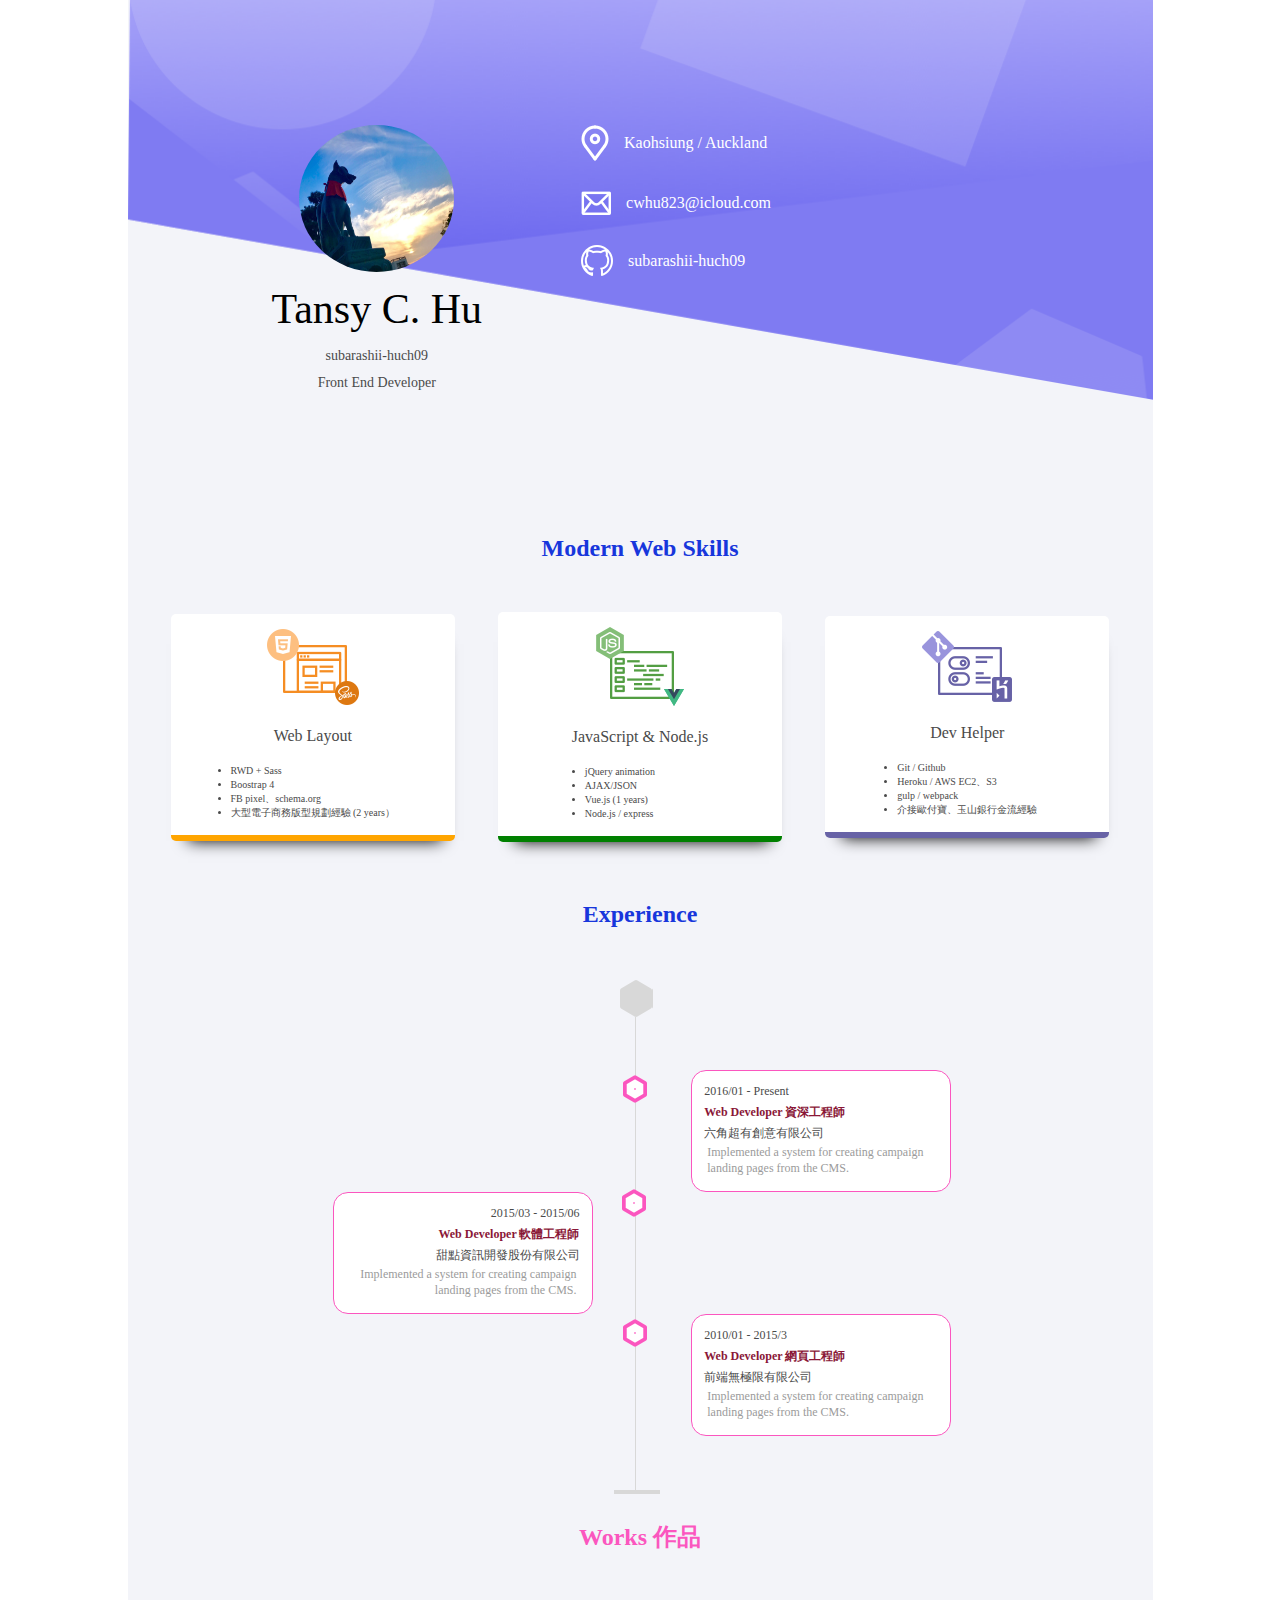
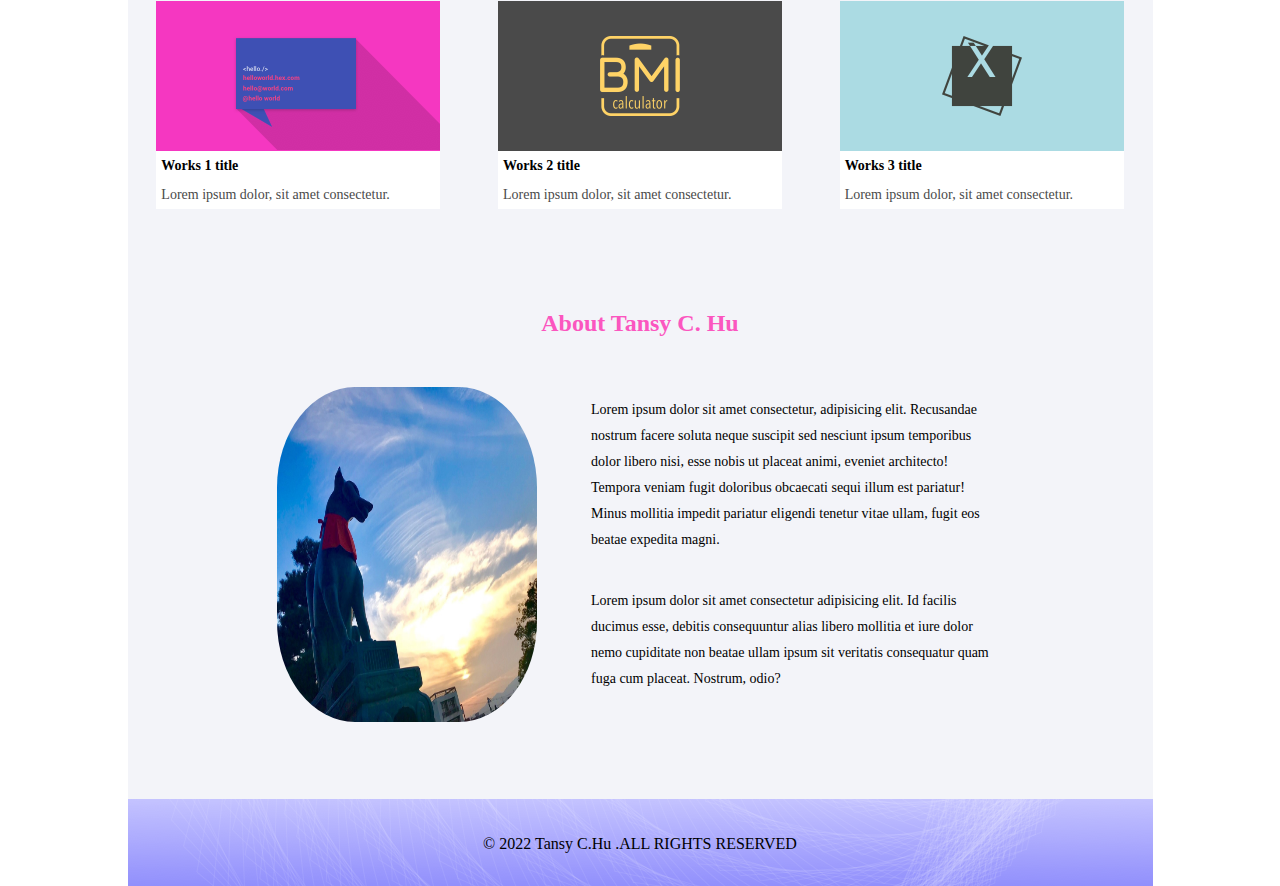
<file: index.html>
<!DOCTYPE html>
<html lang="en">

<head>
  <meta charset="UTF-8">
  <meta name="viewport" content="width=device-width, initial-scale=1.0">
  <meta http-equiv="X-UA-Compatible" content="ie=edge">
  <meta name='description' content='CV,履歷表' />
  <meta name= "keywords" content = " HTML, CSS, Resume">
  <meta name =" author" content =" Tansy C. Hu">
  <meta http-equiv ="refresh" content ="45">
  
  <title>Resume - Tansy C. Hu </title>

  <link rel="shortcut icon" href="./assets/images/favicon_io (1)/favicon.ico">
  <link rel="stylesheet" href="./assets/style/all.css">

</head>

<body>
 <div class="wrap">
  <header class="header">
    <div class="header-profile">
      <img class="header-profile-image" src="./assets/images/Tansy.JPG" alt="profile-image">
      <h1 class="header-profile-name">Tansy C. Hu</h1>
      <h4>subarashii-huch09</h4>
      <h3>Front End Developer</h3>
    </div>
    <ul class="header-contact">
      <li>
        <img class="icon" src="./assets/images/Icon-location.png" alt="Icon-location">
        <a href="#">Kaohsiung / Auckland </a>
      </li>
      
      <li>
        <img class="icon" src="./assets/images/Icon-mail.png" alt="Icon-mail">
        <a href="mailto:cwhu823@icloud.com">cwhu823@icloud.com </a>
      </li>

      <li>
        <img class="icon" src="./assets/images/icon-github.png" alt="icon-github">
        <a href="wwww.https://github.com/subarashii-huch09" target ="_blank">subarashii-huch09 </a>
      </li>
    </ul>
  </header>
  

  
<!-- Modern Web Skills -->
<section class="skill-section">
  <h2 class="section-title">Modern Web Skills</h2>
  <ul class="skill-set">
    <li class="skill-set-list">
      <a class="skill-icon" href="./assets/images/img-skill-icon-1.png"
        ><img src="./assets/images/img-skill-icon-1.png" alt="skill-icon-1"
      /></a>
      <h3 class="skill-name">Web Layout</h3>
      <ul class="skill-set-list-detail">
        <li>RWD + Sass</li>
        <li>Boostrap 4</li>
        <li>FB pixel、schema.org</li>
        <li>大型電子商務版型規劃經驗 (2 years）</li>
      </ul>
    </li>

    
    <li class="skill-set-list">
      <a class="skill-icon" href="./assets/images/img-skill-icon-2.png"
        ><img src="./assets/images/img-skill-icon-2.png" alt="skill-icon-2"
      /></a>
      <h3 class="skill-name">JavaScript & Node.js</h3>
      <ul class="skill-set-list-detail">
        <li>jQuery animation</li>
        <li>AJAX/JSON</li>
        <li>Vue.js (1 years)</li>
        <li>Node.js / express</li>
      </ul>
    </li>

    <li class="skill-set-list">
      <a class="skill-icon" href="./assets/images/img-skill-icon-3.png"
        ><img src="./assets/images/img-skill-icon-3.png" alt="skill-icon-3"
      /></a>
      <h3 class="skill-name">Dev Helper</h3>
      <ul class="skill-set-list-detail">
        <li>Git / Github</li>
        <li>Heroku / AWS EC2、S3</li>
        <li>gulp / webpack</li>
        <li>介接歐付寶、玉山銀行金流經驗</li>
      </ul>
    </li>
  </ul>
</section>

<!-- Experience -->
<section class="exp-section">
  <h2 class="section-title">Experience</h2>
  <div class="timeline-container">
    <div class="timeline-content right">
      <h4>2016/01 - Present</h4>
      <h3>Web Developer 資深工程師</h3>
      <span>六角超有創意有限公司</span>
      <p>
        Implemented a system for creating campaign landing pages from the CMS.
      </p>
    </div>
    <div class="timeline-content left">
      <h4>2015/03 - 2015/06</h4>
      <h3>Web Developer 軟體工程師</h3>
      <span>甜點資訊開發股份有限公司</span>
      <p>
        Implemented a system for creating campaign landing pages from the CMS.
      </p>
    </div>
    <div class="timeline-content right">
      <h4>2010/01 - 2015/3</h4>
      <h3>Web Developer 網頁工程師</h3>
      <span>前端無極限有限公司</span>
      <p>
        Implemented a system for creating campaign landing pages from the CMS.
      </p>
    </div>
  </div>
  <div class="end-timeline"></div>
</section>

<!-- Works  -->

<section class="work-section">
  <h2 class="section-title">Works 作品</h2>
  <ul class="work-list">
    <li>
      <a
        class="work-image work-bg-color-1"
        href="./assets/images/logo-work-1.png"
        ><img
          class="work1"
          src="./assets/images/logo-work-1.png"
          alt="logo-work-1"
        />
      </a>
      <div class="work-info">
        <h4>Works 1 title</h4>
        <p>Lorem ipsum dolor, sit amet consectetur.</p>
      </div>
    </li>

    <li>
      <a
        class="work-image work-bg-color-2"
        href="./assets/images/logo-work-2.png"
      >
        <img src="./assets/images/logo-work-2.png" alt="logo-work-2" />
      </a>
      <div class="work-info">
        <h4>Works 2 title</h4>
        <p>Lorem ipsum dolor, sit amet consectetur.</p>
      </div>
    </li>

    <li>
      <a
        class="work-image work-bg-color-3"
        href="./assets/images/logo-work-3.png"
        ><img
          class="work3"
          src="./assets/images/logo-work-3.png"
          alt="logo-work-3"
        />
      </a>
      <div class="work-info">
        <h4>Works 3 title</h4>
        <p>Lorem ipsum dolor, sit amet consectetur.</p>
      </div>
    </li>
  </ul>
</section>

<section class="about-section">
  <h2 class="section-title">About Tansy C. Hu</h2>
  <ul class="about-info">
    <li>
      <img src="./assets/images/Tansy.JPG" alt="about-image" />
    </li>
    <li>
      <p>
        Lorem ipsum dolor sit amet consectetur, adipisicing elit. Recusandae
        nostrum facere soluta neque suscipit sed nesciunt ipsum temporibus dolor
        libero nisi, esse nobis ut placeat animi, eveniet architecto! Tempora
        veniam fugit doloribus obcaecati sequi illum est pariatur! Minus
        mollitia impedit pariatur eligendi tenetur vitae ullam, fugit eos beatae
        expedita magni.
      </p>
      <p>
        Lorem ipsum dolor sit amet consectetur adipisicing elit. Id facilis
        ducimus esse, debitis consequuntur alias libero mollitia et iure dolor
        nemo cupiditate non beatae ullam ipsum sit veritatis consequatur quam
        fuga cum placeat. Nostrum, odio?
      </p>
    </li>
  </ul>
</section>


  <footer class="footer">
    <p class="footer-copyright">© 2022 Tansy C.Hu .ALL RIGHTS RESERVED</p>
  </footer>
  </div>

  <script src="./assets/js/vendors.js"></script>
  <script src="./assets/js/all.js"></script>
</body>

</html>
</file>
<file: assets/style/all.css>
@charset "UTF-8";
/* http://meyerweb.com/eric/tools/css/reset/
v2.0 | 20110126
License: none (public domain)
*/
html, body, div, span, applet, object, iframe,
h1, h2, h3, h4, h5, h6, p, blockquote, pre,
a, abbr, acronym, address, big, cite, code,
del, dfn, em, img, ins, kbd, q, s, samp,
small, strike, strong, sub, sup, tt, var,
b, u, i, center,
dl, dt, dd, ol, ul, li,
fieldset, form, label, legend,
table, caption, tbody, tfoot, thead, tr, th, td,
article, aside, canvas, details, embed,
figure, figcaption, footer, header, hgroup,
menu, nav, output, ruby, section, summary,
time, mark, audio, video {
  margin: 0;
  padding: 0;
  border: 0;
  font-size: 100%;
  font: inherit;
  vertical-align: baseline; }

/* HTML5 display-role reset for older browsers */
article, aside, details, figcaption, figure,
footer, header, hgroup, menu, nav, section {
  display: block; }

body {
  line-height: 1; }

ol, ul {
  list-style: none; }

blockquote, q {
  quotes: none; }

blockquote:before, blockquote:after,
q:before, q:after {
  content: '';
  content: none; }

table {
  border-collapse: collapse;
  border-spacing: 0; }

*, *::after, *::before {
  -webkit-box-sizing: border-box;
          box-sizing: border-box; }
  * body, *::after body, *::before body {
    font-family: 'Microsoft JhengHei', "微軟正黑體",'Times New Roman', sans-serif;
    font-size: 18px;
    line-height: 24px;
    color: #000000; }

a {
  text-decoration: none; }

.wrap {
  width: 1025px;
  margin: 0 auto;
  background-color: rgba(19, 40, 145, 0.05); }

.header {
  padding-top: 125px;
  padding-left: 135px;
  margin-bottom: 132px;
  height: 400px;
  background-image: url(../images/img-headerShape.png);
  background-size: cover;
  display: -webkit-box;
  display: -ms-flexbox;
  display: flex; }

.header-profile {
  display: -webkit-box;
  display: -ms-flexbox;
  display: flex;
  -webkit-box-orient: vertical;
  -webkit-box-direction: normal;
      -ms-flex-direction: column;
          flex-direction: column;
  -webkit-box-align: center;
      -ms-flex-align: center;
          align-items: center; }
  .header-profile .header-profile-image {
    height: 165px;
    width: 155px;
    border-radius: 50%; }
  .header-profile .header-profile-name {
    padding: 9px;
    font-size: 42px;
    line-height: 56px; }
  .header-profile h4, .header-profile h3 {
    font-size: 14px;
    line-height: 19px;
    color: #4A4A4A;
    margin-bottom: 8px; }

.header-contact {
  margin-left: 90px; }
  .header-contact li {
    margin-bottom: 30px;
    display: -webkit-box;
    display: -ms-flexbox;
    display: flex;
    -webkit-box-align: center;
        -ms-flex-align: center;
            align-items: center;
    -webkit-box-pack: start;
        -ms-flex-pack: start;
            justify-content: flex-start; }
    .header-contact li a {
      color: #FFFFFF;
      padding-left: 15px; }
      .header-contact li a:hover {
        color: orange; }

.footer {
  background-image: url(../images/img-Looper-bg.png);
  padding-top: 34px;
  padding-bottom: 32px; }
  .footer .footer-copyright {
    font-size: 16px;
    line-height: 21px;
    text-align: center; }

.section-title {
  color: #1736DC;
  font-size: 24px;
  line-height: 32px;
  font-weight: bold;
  text-align: center;
  margin-bottom: 48px; }

.skill-section {
  margin-bottom: 56px; }

.skill-set {
  display: -webkit-box;
  display: -ms-flexbox;
  display: flex;
  -webkit-box-pack: space-evenly;
      -ms-flex-pack: space-evenly;
          justify-content: space-evenly;
  -webkit-box-align: center;
      -ms-flex-align: center;
          align-items: center; }

.skill-set-list {
  display: -webkit-box;
  display: -ms-flexbox;
  display: flex;
  -webkit-box-orient: vertical;
  -webkit-box-direction: normal;
      -ms-flex-direction: column;
          flex-direction: column;
  -webkit-box-align: center;
      -ms-flex-align: center;
          align-items: center;
  padding: 15px;
  background-color: #FFFFFF;
  width: 284px;
  -webkit-box-shadow: 2px 15px 15px -15px;
          box-shadow: 2px 15px 15px -15px;
  border-radius: 5px; }
  .skill-set-list:nth-child(1) {
    border-bottom: 6px solid orange; }
  .skill-set-list:nth-child(2) {
    border-bottom: 6px solid green; }
    .skill-set-list:nth-child(2) ul {
      padding-right: 40px; }
  .skill-set-list:nth-child(3) {
    border-bottom: 6px solid #6762A6; }
  .skill-set-list .skill-icon {
    margin-bottom: 20px; }
  .skill-set-list .skill-name {
    margin-bottom: 20px;
    color: #4A4A4A; }
  .skill-set-list .skill-set-list-detail {
    font-size: 10px;
    line-height: 14px;
    color: #4A4A4A;
    list-style: disc; }

.exp-section {
  padding-bottom: 125px;
  position: relative; }

.timeline-container {
  position: relative;
  width: 100%;
  margin: 50px auto; }
  .timeline-container::before {
    content: '';
    position: absolute;
    background-image: url(../images/dot-start.png);
    width: 33px;
    height: 37px;
    left: 48%;
    z-index: 2; }
  .timeline-container::after {
    position: absolute;
    content: '';
    width: 1px;
    height: 130%;
    background-color: #D8D8D8;
    top: 10%;
    left: 49.5%; }

.timeline-content {
  border: 1px solid #FB56BF;
  border-radius: 15px;
  width: 260px;
  font-size: 12px;
  line-height: 16px;
  color: #4A4A4A;
  padding: 12px;
  background-color: #FFFFFF;
  position: relative; }
  .timeline-content h4 {
    margin-bottom: 5px; }
  .timeline-content h3 {
    color: #8A1737;
    font-weight: bold;
    margin-bottom: 5px; }
  .timeline-content p {
    color: #9B9B9B;
    padding: 3px; }

.right {
  top: 90px;
  left: 55%; }
  .right::before {
    content: '';
    background-image: url(../images/dot-timeItem.png);
    position: absolute;
    width: 24px;
    height: 28px;
    left: -27%;
    top: 3%;
    z-index: 2; }

.left {
  top: 90px;
  right: -20%;
  text-align: right; }
  .left::before {
    content: '';
    background-image: url(../images/dot-timeItem.png);
    position: absolute;
    width: 24px;
    height: 28px;
    left: 112%;
    top: -3%;
    z-index: 2; }

.end-timeline {
  width: 46px;
  height: 4px;
  background-color: #D8D8D8;
  position: absolute;
  top: 95%;
  left: 47.5%;
  z-index: 2; }

.work-section {
  margin-bottom: 98px; }
  .work-section h2 {
    color: #FB56BF; }

.work-list {
  display: -webkit-box;
  display: -ms-flexbox;
  display: flex;
  -ms-flex-pack: distribute;
      justify-content: space-around;
  -webkit-box-align: center;
      -ms-flex-align: center;
          align-items: center; }
  .work-list li {
    width: 284px;
    border-radius: 15%; }
  .work-list .work-image {
    display: block;
    padding: 35px; }
    .work-list .work-image img {
      display: block;
      margin: 0 auto; }

.work-bg-color-1 {
  background-color: #f537c1;
  height: 150px; }
  .work-bg-color-1 img {
    padding-left: 42px; }

.work-bg-color-2 {
  background-color: #4A4A4A; }

.work-bg-color-3 {
  background-color: #abdbe3; }

.work-info {
  background-color: #FFFFFF; }
  .work-info h4 {
    font-weight: bold; }
  .work-info h4, .work-info p {
    color: black;
    font-size: 14px;
    line-height: 19px;
    padding: 5px; }
  .work-info p {
    color: #4A4A4A; }

.about-section {
  margin-bottom: 74px; }
  .about-section h2 {
    color: #FB56BF;
    margin-bottom: 48px; }
  .about-section p {
    margin-bottom: 15px;
    padding: 10px;
    font-size: 14px;
    line-height: 26px; }

.about-info {
  display: -webkit-box;
  display: -ms-flexbox;
  display: flex;
  width: 726px;
  margin: 0 auto; }
  .about-info img {
    border-radius: 30%;
    width: 260px;
    height: 335px;
    margin-right: 44px; }

/*# sourceMappingURL=all.css.map */
</file>
